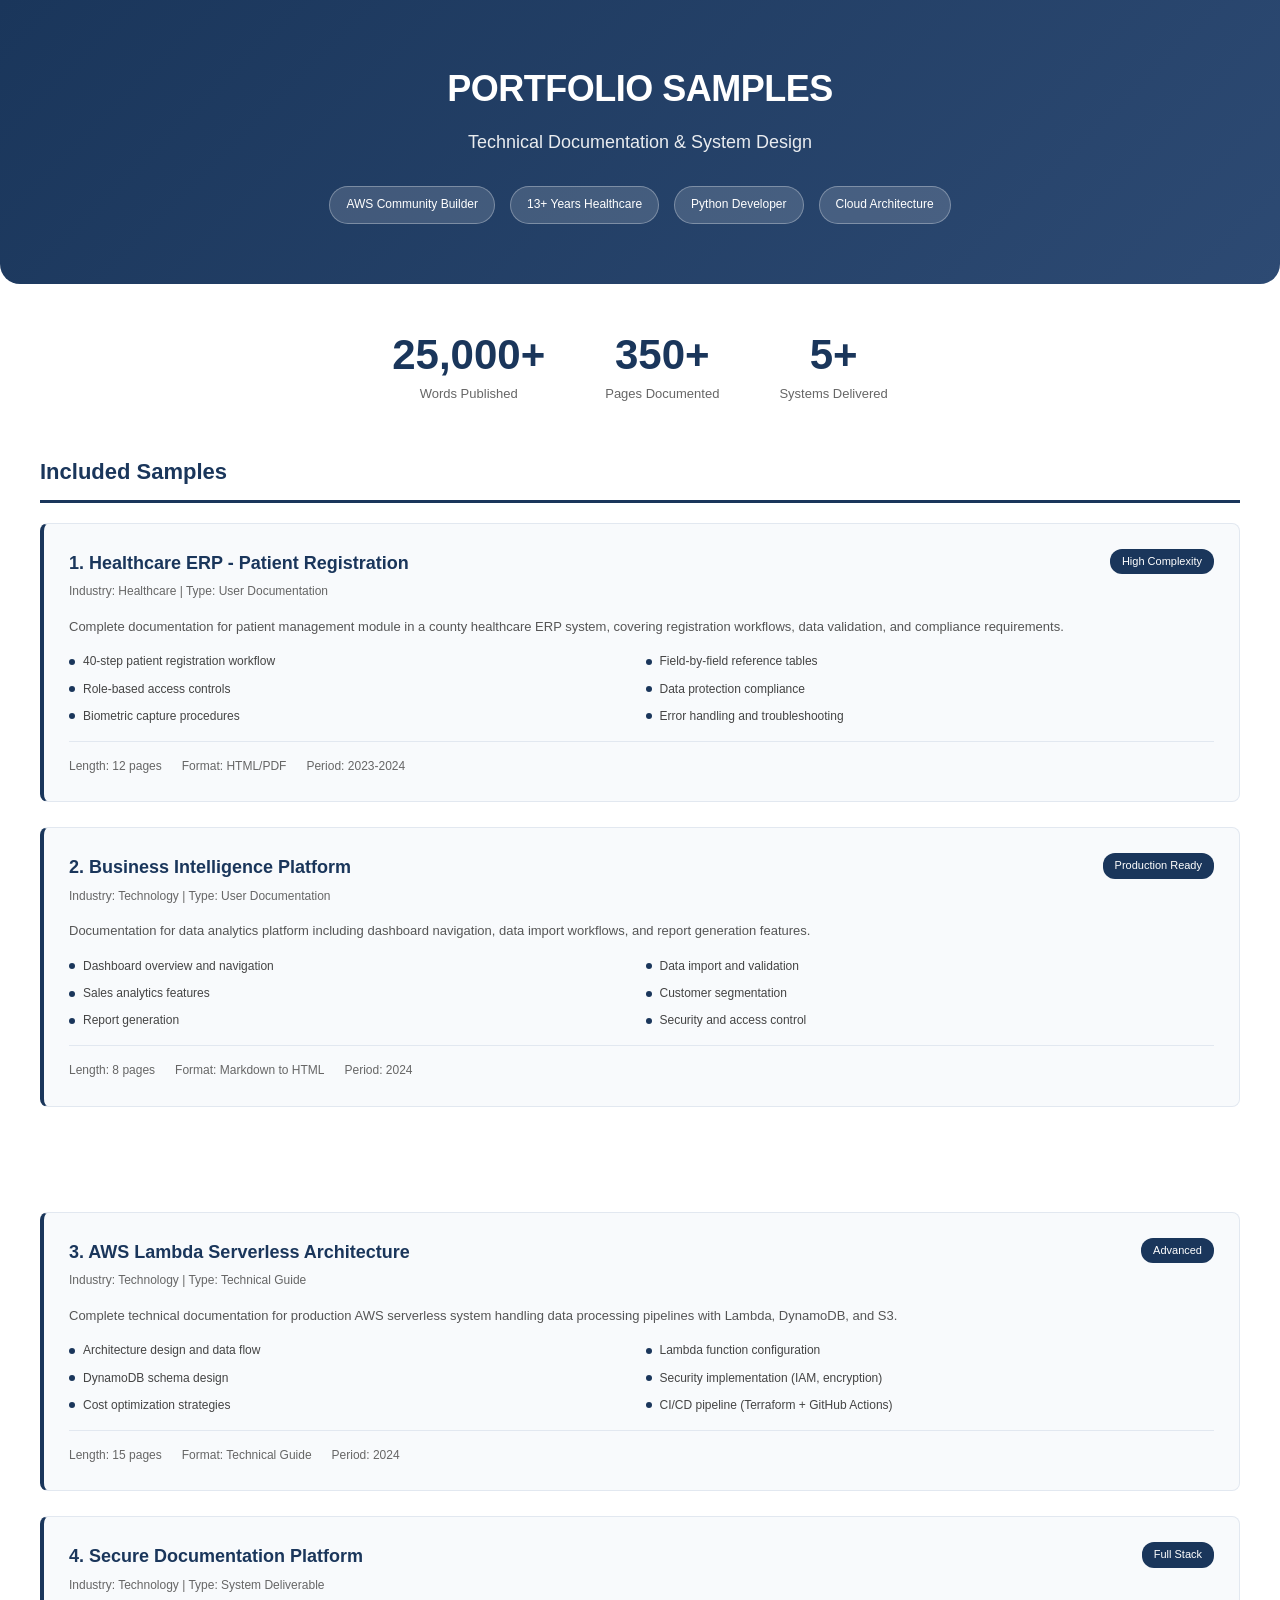
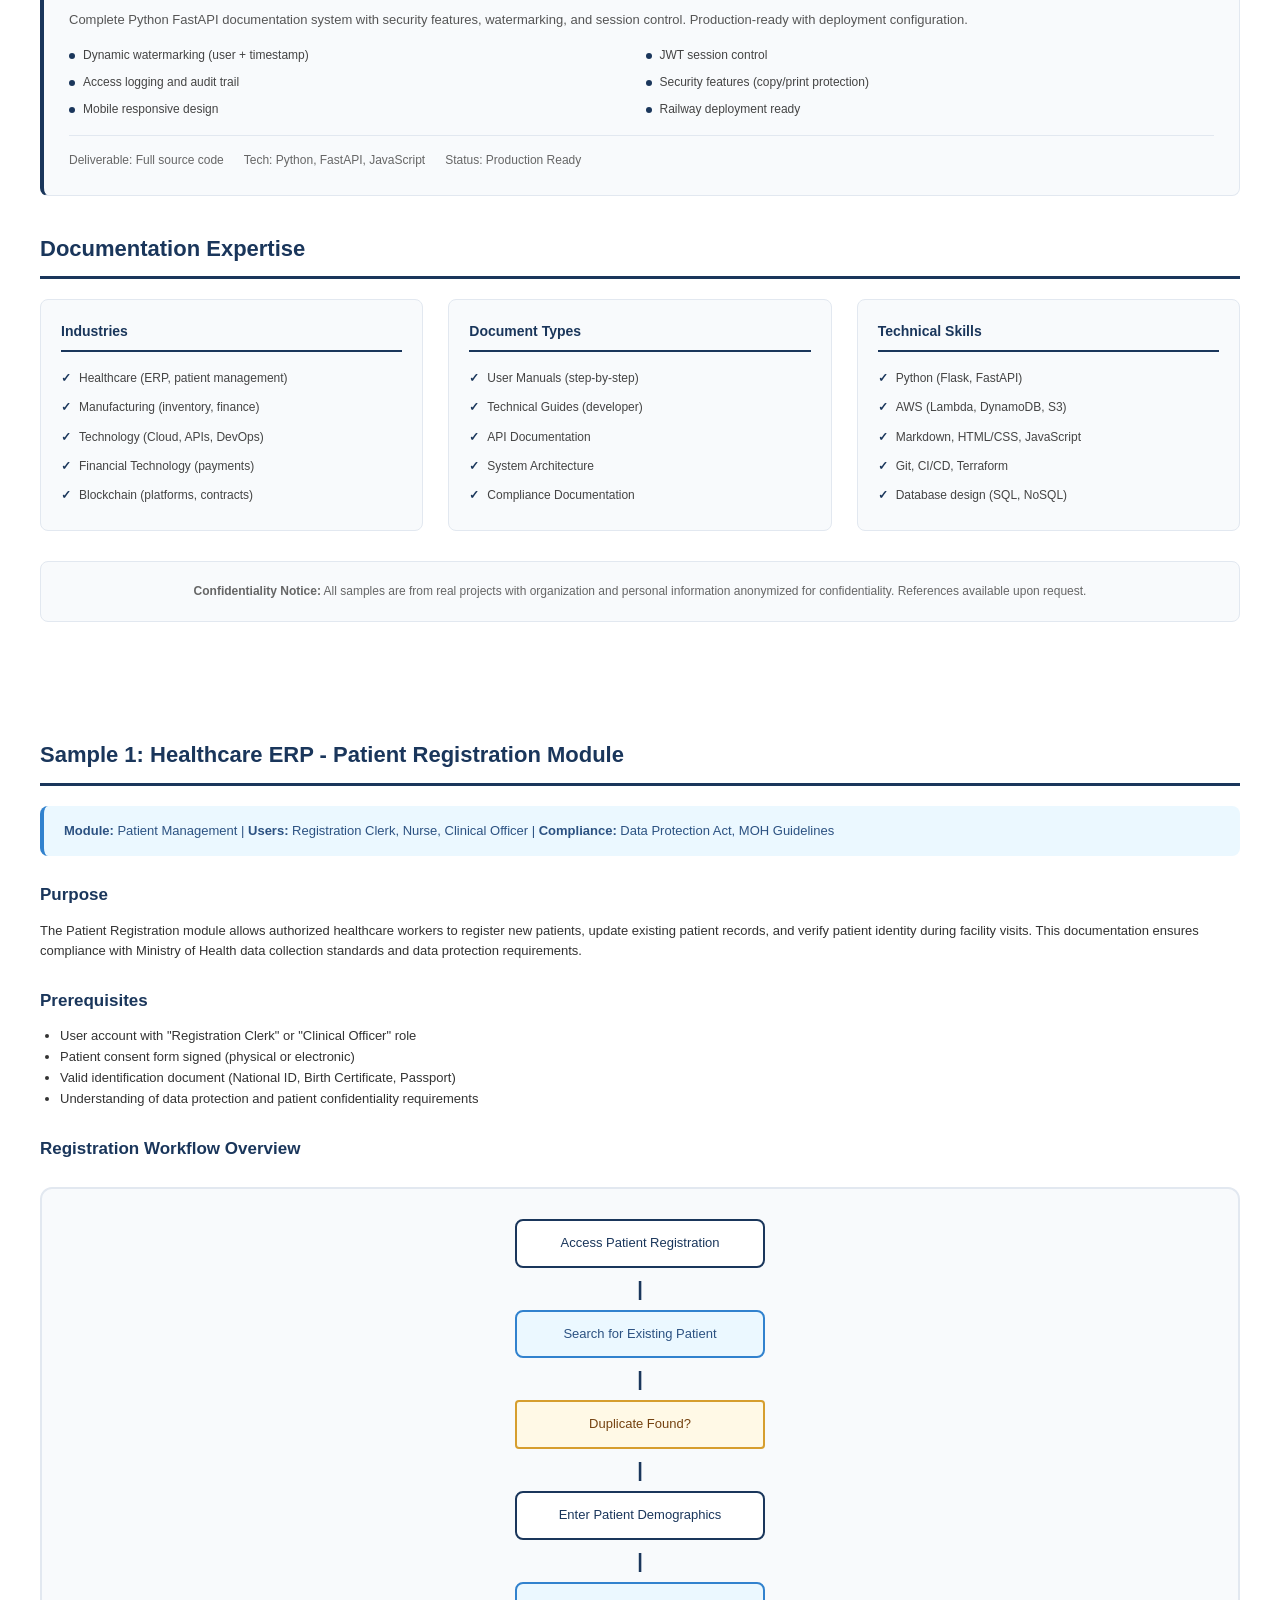
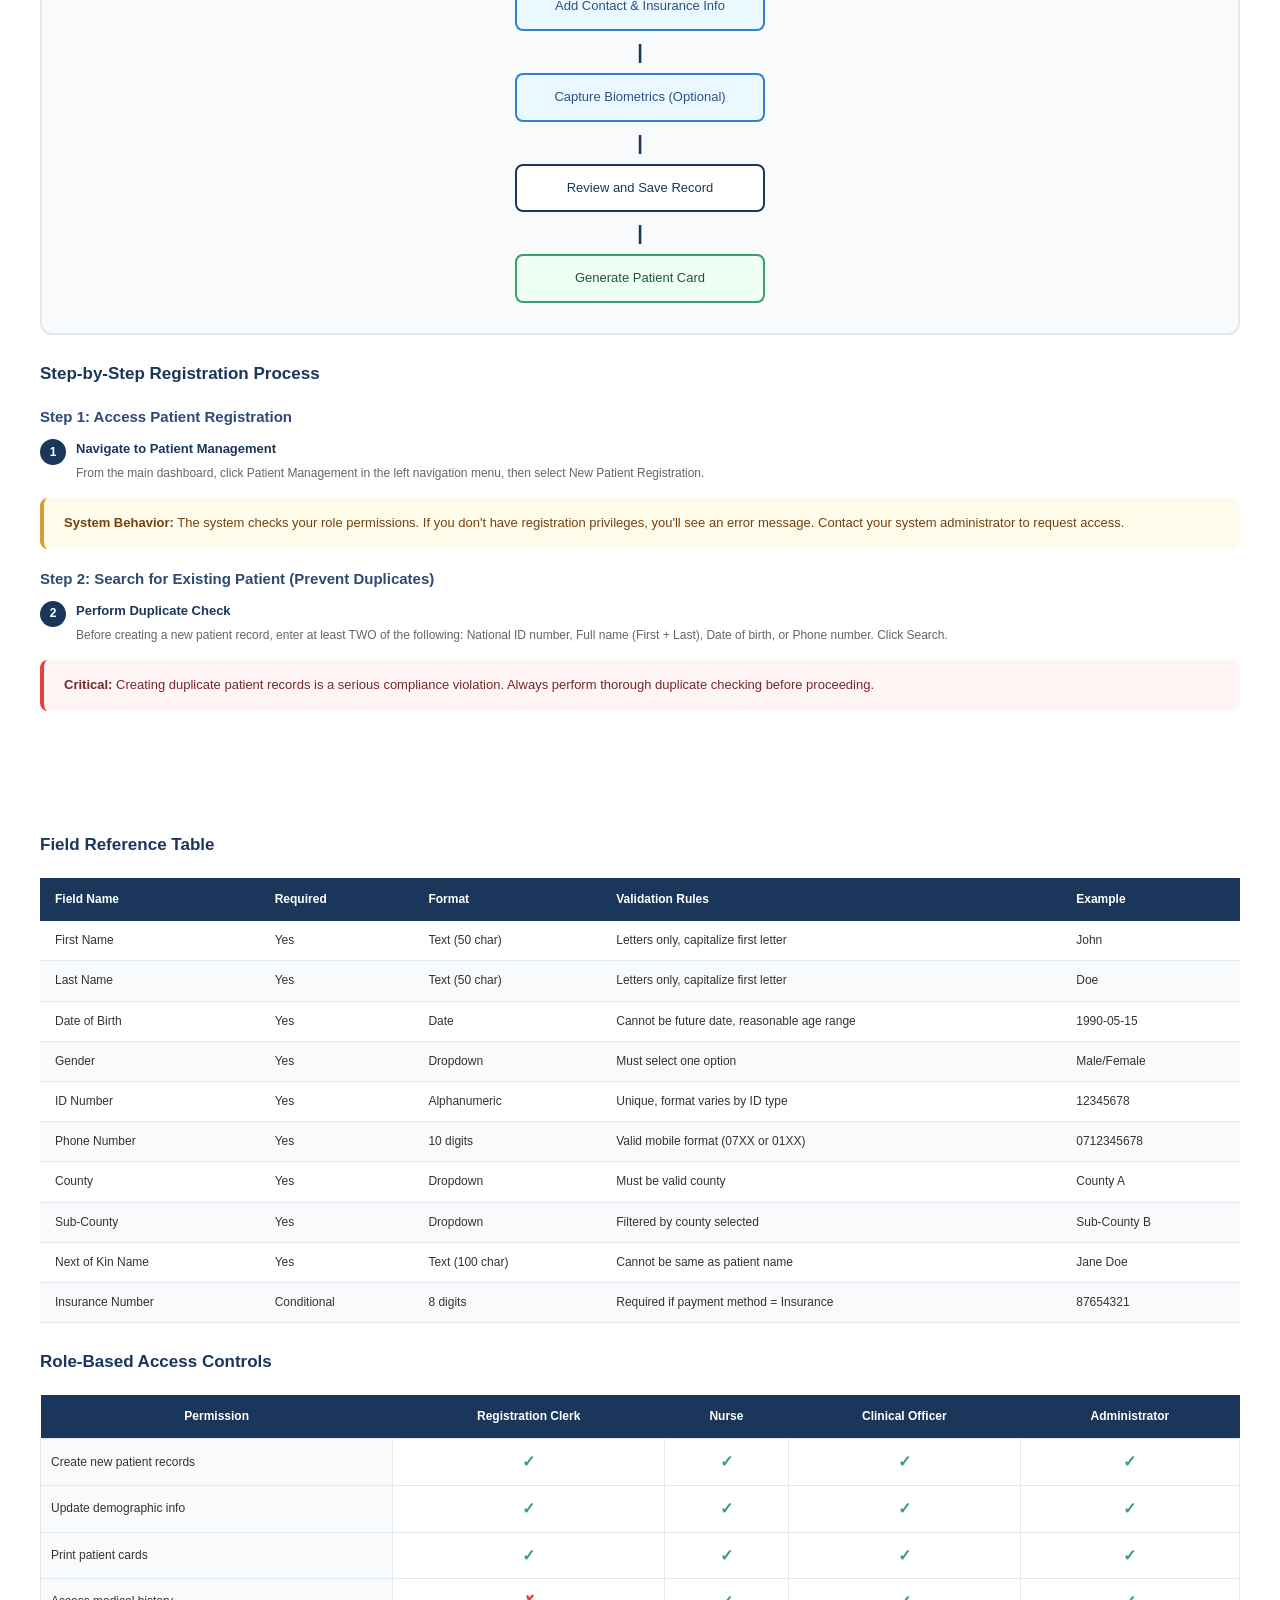
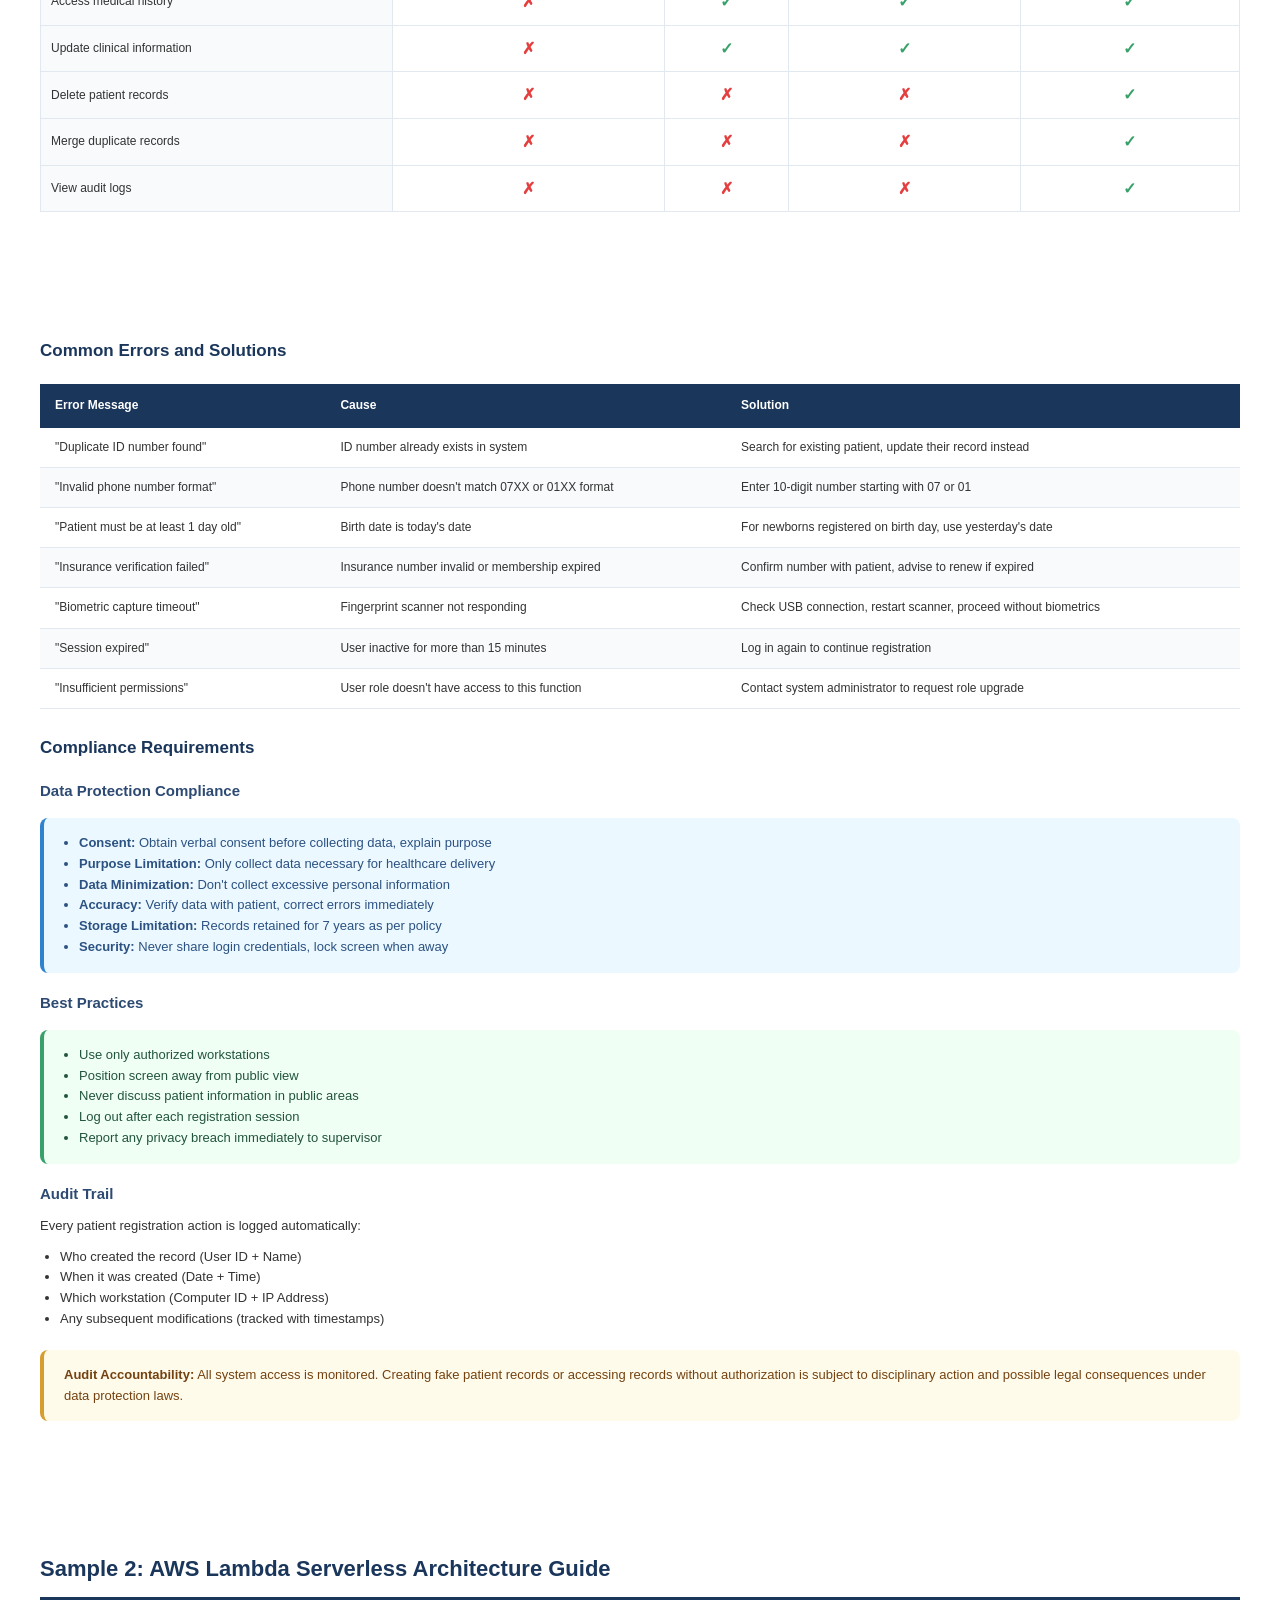
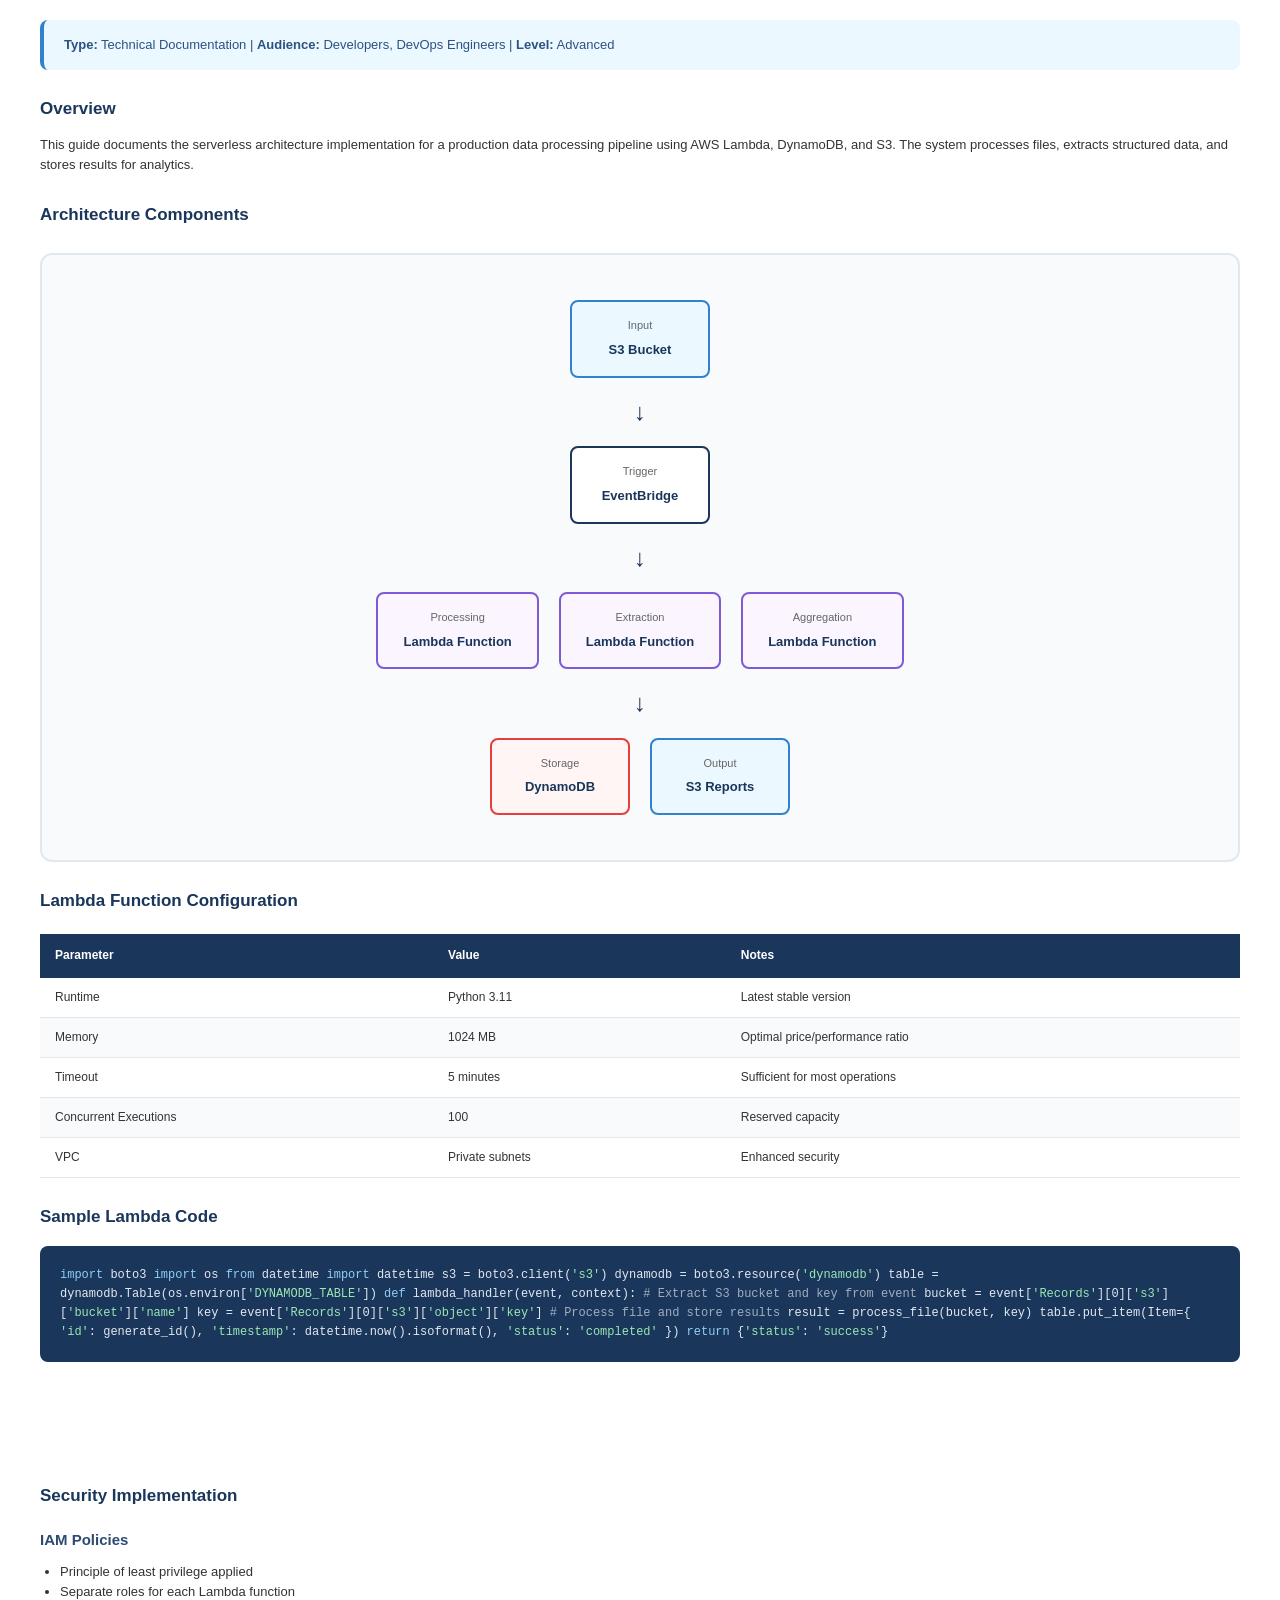
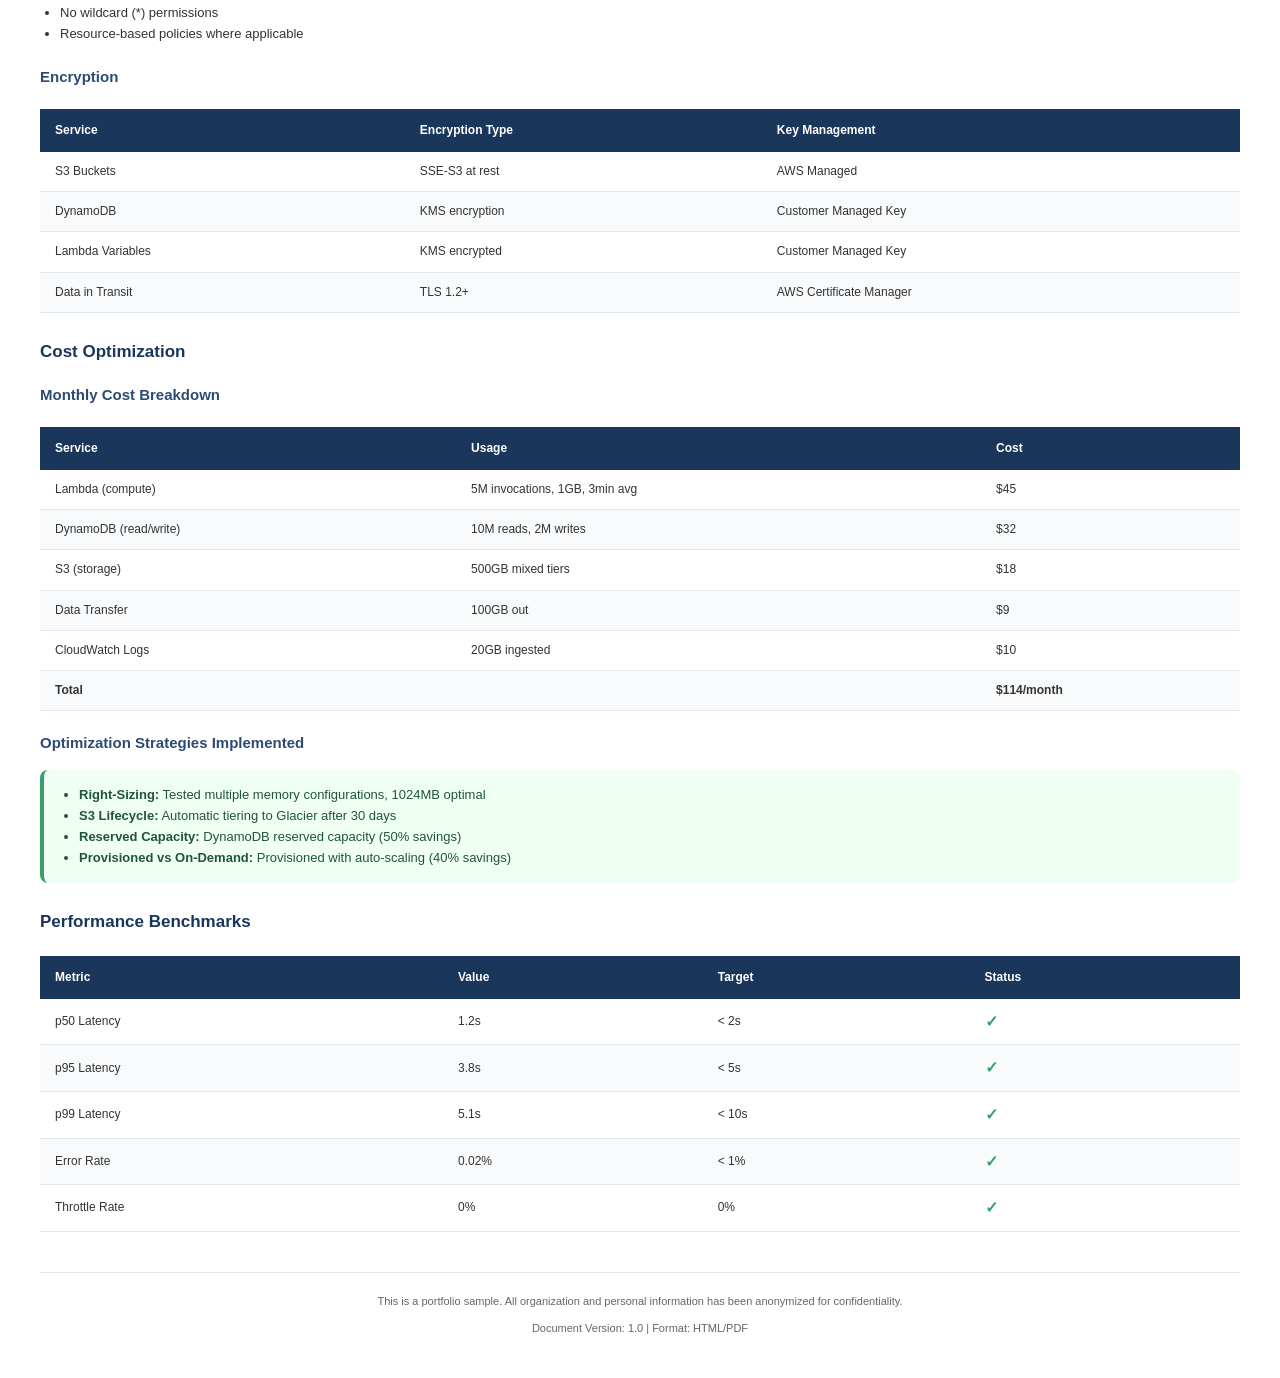
<file: static/portfolio-samples.html>
<!DOCTYPE html>
<html lang="en">
<head>
    <meta charset="UTF-8">
    <meta name="viewport" content="width=device-width, initial-scale=1.0">
    <title>Technical Documentation Portfolio</title>
    <style>
        @page {
            size: A4;
            margin: 15mm;
        }

        * {
            margin: 0;
            padding: 0;
            box-sizing: border-box;
        }

        body {
            font-family: 'Segoe UI', Tahoma, Geneva, Verdana, sans-serif;
            font-size: 13px;
            line-height: 1.6;
            color: #333;
            background: white;
        }

        .page {
            min-height: 100vh;
            padding: 40px;
            page-break-after: always;
        }

        .page:last-child {
            page-break-after: avoid;
        }

        /* Header Styles */
        .cover-header {
            background: linear-gradient(135deg, #1a365b 0%, #2d4a73 100%);
            color: white;
            padding: 60px 40px;
            text-align: center;
            border-radius: 0 0 20px 20px;
            margin: -40px -40px 40px -40px;
        }

        .cover-title {
            font-size: 36px;
            font-weight: 700;
            margin-bottom: 10px;
            letter-spacing: -0.5px;
        }

        .cover-subtitle {
            font-size: 18px;
            opacity: 0.9;
            font-weight: 400;
        }

        /* Badge Row */
        .badge-row {
            display: flex;
            justify-content: center;
            gap: 15px;
            margin-top: 30px;
            flex-wrap: wrap;
        }

        .badge {
            background: rgba(255, 255, 255, 0.15);
            padding: 8px 16px;
            border-radius: 20px;
            font-size: 12px;
            font-weight: 500;
            border: 1px solid rgba(255, 255, 255, 0.3);
        }

        /* Stats Section */
        .stats-section {
            display: flex;
            justify-content: center;
            gap: 60px;
            margin: 50px 0;
            text-align: center;
        }

        .stat-item {
            display: flex;
            flex-direction: column;
        }

        .stat-value {
            font-size: 42px;
            font-weight: 700;
            color: #1a365b;
            line-height: 1;
        }

        .stat-label {
            font-size: 13px;
            color: #666;
            margin-top: 8px;
        }

        /* Section Headers */
        h2 {
            font-size: 22px;
            color: #1a365b;
            margin: 35px 0 20px 0;
            padding-bottom: 10px;
            border-bottom: 3px solid #1a365b;
        }

        h3 {
            font-size: 17px;
            color: #1a365b;
            margin: 25px 0 12px 0;
        }

        h4 {
            font-size: 15px;
            color: #2d4a73;
            margin: 18px 0 10px 0;
        }

        /* Project Cards */
        .project-card {
            background: #f8fafc;
            border: 1px solid #e2e8f0;
            border-left: 4px solid #1a365b;
            border-radius: 8px;
            padding: 25px;
            margin-bottom: 25px;
        }

        .project-header {
            display: flex;
            justify-content: space-between;
            align-items: flex-start;
            margin-bottom: 15px;
        }

        .project-title {
            font-size: 18px;
            font-weight: 600;
            color: #1a365b;
            margin-bottom: 5px;
        }

        .project-meta {
            font-size: 12px;
            color: #666;
        }

        .project-badge {
            background: #1a365b;
            color: white;
            padding: 4px 12px;
            border-radius: 12px;
            font-size: 11px;
            font-weight: 500;
        }

        .project-scope {
            color: #555;
            margin-bottom: 15px;
            font-size: 13px;
        }

        .features-grid {
            display: grid;
            grid-template-columns: 1fr 1fr;
            gap: 8px;
            margin-top: 15px;
        }

        .feature-item {
            display: flex;
            align-items: center;
            gap: 8px;
            font-size: 12px;
            color: #444;
        }

        .feature-item::before {
            content: "";
            width: 6px;
            height: 6px;
            background: #1a365b;
            border-radius: 50%;
            flex-shrink: 0;
        }

        .project-footer {
            display: flex;
            gap: 20px;
            margin-top: 15px;
            padding-top: 15px;
            border-top: 1px solid #e2e8f0;
            font-size: 12px;
            color: #666;
        }

        /* Expertise Grid */
        .expertise-grid {
            display: grid;
            grid-template-columns: repeat(3, 1fr);
            gap: 25px;
            margin-top: 20px;
        }

        .expertise-box {
            background: #f8fafc;
            border: 1px solid #e2e8f0;
            border-radius: 8px;
            padding: 20px;
        }

        .expertise-title {
            font-size: 14px;
            font-weight: 600;
            color: #1a365b;
            margin-bottom: 12px;
            padding-bottom: 8px;
            border-bottom: 2px solid #1a365b;
        }

        .expertise-list {
            list-style: none;
        }

        .expertise-list li {
            font-size: 12px;
            color: #444;
            padding: 5px 0;
            display: flex;
            align-items: center;
            gap: 8px;
        }

        .expertise-list li::before {
            content: "\2713";
            color: #1a365b;
            font-weight: bold;
        }

        /* Tables */
        .data-table {
            width: 100%;
            border-collapse: collapse;
            margin: 20px 0;
            font-size: 12px;
        }

        .data-table th {
            background: #1a365b;
            color: white;
            padding: 12px 15px;
            text-align: left;
            font-weight: 600;
        }

        .data-table td {
            padding: 10px 15px;
            border-bottom: 1px solid #e2e8f0;
        }

        .data-table tr:nth-child(even) {
            background: #f8fafc;
        }

        .data-table tr:hover {
            background: #f1f5f9;
        }

        /* Flowchart */
        .flowchart {
            background: #f8fafc;
            border: 2px solid #e2e8f0;
            border-radius: 12px;
            padding: 30px;
            margin: 25px 0;
        }

        .flow-container {
            display: flex;
            flex-direction: column;
            align-items: center;
            gap: 5px;
        }

        .flow-step {
            background: white;
            border: 2px solid #1a365b;
            border-radius: 8px;
            padding: 12px 25px;
            text-align: center;
            min-width: 250px;
            font-size: 13px;
            font-weight: 500;
            color: #1a365b;
        }

        .flow-step.decision {
            background: #fff9e6;
            border-color: #d69e2e;
            color: #744210;
            transform: rotate(0deg);
            border-radius: 4px;
        }

        .flow-step.action {
            background: #ebf8ff;
            border-color: #3182ce;
            color: #2c5282;
        }

        .flow-step.end {
            background: #f0fff4;
            border-color: #38a169;
            color: #22543d;
        }

        .flow-arrow {
            color: #1a365b;
            font-size: 20px;
            font-weight: bold;
        }

        /* Permission Matrix */
        .permission-matrix {
            width: 100%;
            border-collapse: collapse;
            margin: 20px 0;
        }

        .permission-matrix th {
            background: #1a365b;
            color: white;
            padding: 12px;
            text-align: center;
            font-size: 12px;
        }

        .permission-matrix td {
            padding: 10px;
            text-align: center;
            border: 1px solid #e2e8f0;
            font-size: 12px;
        }

        .permission-matrix td:first-child {
            text-align: left;
            font-weight: 500;
            background: #f8fafc;
        }

        .check {
            color: #38a169;
            font-size: 16px;
            font-weight: bold;
        }

        .cross {
            color: #e53e3e;
            font-size: 16px;
            font-weight: bold;
        }

        /* Alert Boxes */
        .alert {
            padding: 15px 20px;
            border-radius: 8px;
            margin: 15px 0;
            border-left: 4px solid;
            font-size: 13px;
        }

        .alert-warning {
            background: #fffbeb;
            border-color: #d69e2e;
            color: #744210;
        }

        .alert-info {
            background: #ebf8ff;
            border-color: #3182ce;
            color: #2c5282;
        }

        .alert-error {
            background: #fff5f5;
            border-color: #e53e3e;
            color: #742a2a;
        }

        .alert-success {
            background: #f0fff4;
            border-color: #38a169;
            color: #22543d;
        }

        /* Step Numbers */
        .step-badge {
            display: inline-flex;
            align-items: center;
            justify-content: center;
            width: 26px;
            height: 26px;
            background: #1a365b;
            color: white;
            border-radius: 50%;
            font-size: 12px;
            font-weight: 600;
            margin-right: 10px;
            flex-shrink: 0;
        }

        .step-item {
            display: flex;
            align-items: flex-start;
            margin-bottom: 12px;
        }

        .step-content {
            flex: 1;
        }

        .step-title {
            font-weight: 600;
            color: #1a365b;
            margin-bottom: 4px;
        }

        .step-desc {
            font-size: 12px;
            color: #666;
        }

        /* Code Block */
        .code-block {
            background: #1a365b;
            color: #e2e8f0;
            padding: 20px;
            border-radius: 8px;
            font-family: 'Consolas', 'Monaco', monospace;
            font-size: 12px;
            overflow-x: auto;
            margin: 15px 0;
        }

        .code-block .keyword {
            color: #90cdf4;
        }

        .code-block .string {
            color: #9ae6b4;
        }

        .code-block .comment {
            color: #a0aec0;
        }

        /* Footer */
        .page-footer {
            margin-top: 40px;
            padding-top: 20px;
            border-top: 1px solid #e2e8f0;
            text-align: center;
            font-size: 11px;
            color: #666;
        }

        .confidential-note {
            background: #f8fafc;
            border: 1px solid #e2e8f0;
            border-radius: 8px;
            padding: 20px;
            margin-top: 30px;
            text-align: center;
            font-size: 12px;
            color: #666;
        }

        /* Architecture Diagram */
        .architecture-diagram {
            background: #f8fafc;
            border: 2px solid #e2e8f0;
            border-radius: 12px;
            padding: 30px;
            margin: 25px 0;
        }

        .arch-row {
            display: flex;
            justify-content: center;
            gap: 20px;
            margin: 15px 0;
            flex-wrap: wrap;
        }

        .arch-box {
            background: white;
            border: 2px solid #1a365b;
            border-radius: 8px;
            padding: 15px 25px;
            text-align: center;
            min-width: 140px;
        }

        .arch-box.storage {
            background: #ebf8ff;
            border-color: #3182ce;
        }

        .arch-box.compute {
            background: #faf5ff;
            border-color: #805ad5;
        }

        .arch-box.database {
            background: #fff5f5;
            border-color: #e53e3e;
        }

        .arch-label {
            font-size: 11px;
            color: #666;
            margin-bottom: 5px;
        }

        .arch-name {
            font-weight: 600;
            color: #1a365b;
            font-size: 13px;
        }

        .arch-arrow {
            text-align: center;
            color: #1a365b;
            font-size: 24px;
        }

        /* Print Styles */
        @media print {
            .page {
                padding: 20px;
            }

            .cover-header {
                margin: -20px -20px 30px -20px;
                padding: 40px 30px;
            }
        }
    </style>
</head>
<body>
    <!-- PAGE 1: Cover -->
    <div class="page">
        <div class="cover-header">
            <h1 class="cover-title">PORTFOLIO SAMPLES</h1>
            <p class="cover-subtitle">Technical Documentation & System Design</p>
            <div class="badge-row">
                <span class="badge">AWS Community Builder</span>
                <span class="badge">13+ Years Healthcare</span>
                <span class="badge">Python Developer</span>
                <span class="badge">Cloud Architecture</span>
            </div>
        </div>

        <div class="stats-section">
            <div class="stat-item">
                <span class="stat-value">25,000+</span>
                <span class="stat-label">Words Published</span>
            </div>
            <div class="stat-item">
                <span class="stat-value">350+</span>
                <span class="stat-label">Pages Documented</span>
            </div>
            <div class="stat-item">
                <span class="stat-value">5+</span>
                <span class="stat-label">Systems Delivered</span>
            </div>
        </div>

        <h2>Included Samples</h2>

        <!-- Project 1 -->
        <div class="project-card">
            <div class="project-header">
                <div>
                    <div class="project-title">1. Healthcare ERP - Patient Registration</div>
                    <div class="project-meta">Industry: Healthcare | Type: User Documentation</div>
                </div>
                <span class="project-badge">High Complexity</span>
            </div>
            <p class="project-scope">Complete documentation for patient management module in a county healthcare ERP system, covering registration workflows, data validation, and compliance requirements.</p>
            <div class="features-grid">
                <div class="feature-item">40-step patient registration workflow</div>
                <div class="feature-item">Field-by-field reference tables</div>
                <div class="feature-item">Role-based access controls</div>
                <div class="feature-item">Data protection compliance</div>
                <div class="feature-item">Biometric capture procedures</div>
                <div class="feature-item">Error handling and troubleshooting</div>
            </div>
            <div class="project-footer">
                <span>Length: 12 pages</span>
                <span>Format: HTML/PDF</span>
                <span>Period: 2023-2024</span>
            </div>
        </div>

        <!-- Project 2 -->
        <div class="project-card">
            <div class="project-header">
                <div>
                    <div class="project-title">2. Business Intelligence Platform</div>
                    <div class="project-meta">Industry: Technology | Type: User Documentation</div>
                </div>
                <span class="project-badge">Production Ready</span>
            </div>
            <p class="project-scope">Documentation for data analytics platform including dashboard navigation, data import workflows, and report generation features.</p>
            <div class="features-grid">
                <div class="feature-item">Dashboard overview and navigation</div>
                <div class="feature-item">Data import and validation</div>
                <div class="feature-item">Sales analytics features</div>
                <div class="feature-item">Customer segmentation</div>
                <div class="feature-item">Report generation</div>
                <div class="feature-item">Security and access control</div>
            </div>
            <div class="project-footer">
                <span>Length: 8 pages</span>
                <span>Format: Markdown to HTML</span>
                <span>Period: 2024</span>
            </div>
        </div>
    </div>

    <!-- PAGE 2: More Projects + Expertise -->
    <div class="page">
        <!-- Project 3 -->
        <div class="project-card">
            <div class="project-header">
                <div>
                    <div class="project-title">3. AWS Lambda Serverless Architecture</div>
                    <div class="project-meta">Industry: Technology | Type: Technical Guide</div>
                </div>
                <span class="project-badge">Advanced</span>
            </div>
            <p class="project-scope">Complete technical documentation for production AWS serverless system handling data processing pipelines with Lambda, DynamoDB, and S3.</p>
            <div class="features-grid">
                <div class="feature-item">Architecture design and data flow</div>
                <div class="feature-item">Lambda function configuration</div>
                <div class="feature-item">DynamoDB schema design</div>
                <div class="feature-item">Security implementation (IAM, encryption)</div>
                <div class="feature-item">Cost optimization strategies</div>
                <div class="feature-item">CI/CD pipeline (Terraform + GitHub Actions)</div>
            </div>
            <div class="project-footer">
                <span>Length: 15 pages</span>
                <span>Format: Technical Guide</span>
                <span>Period: 2024</span>
            </div>
        </div>

        <!-- Project 4 -->
        <div class="project-card">
            <div class="project-header">
                <div>
                    <div class="project-title">4. Secure Documentation Platform</div>
                    <div class="project-meta">Industry: Technology | Type: System Deliverable</div>
                </div>
                <span class="project-badge">Full Stack</span>
            </div>
            <p class="project-scope">Complete Python FastAPI documentation system with security features, watermarking, and session control. Production-ready with deployment configuration.</p>
            <div class="features-grid">
                <div class="feature-item">Dynamic watermarking (user + timestamp)</div>
                <div class="feature-item">JWT session control</div>
                <div class="feature-item">Access logging and audit trail</div>
                <div class="feature-item">Security features (copy/print protection)</div>
                <div class="feature-item">Mobile responsive design</div>
                <div class="feature-item">Railway deployment ready</div>
            </div>
            <div class="project-footer">
                <span>Deliverable: Full source code</span>
                <span>Tech: Python, FastAPI, JavaScript</span>
                <span>Status: Production Ready</span>
            </div>
        </div>

        <h2>Documentation Expertise</h2>

        <div class="expertise-grid">
            <div class="expertise-box">
                <div class="expertise-title">Industries</div>
                <ul class="expertise-list">
                    <li>Healthcare (ERP, patient management)</li>
                    <li>Manufacturing (inventory, finance)</li>
                    <li>Technology (Cloud, APIs, DevOps)</li>
                    <li>Financial Technology (payments)</li>
                    <li>Blockchain (platforms, contracts)</li>
                </ul>
            </div>
            <div class="expertise-box">
                <div class="expertise-title">Document Types</div>
                <ul class="expertise-list">
                    <li>User Manuals (step-by-step)</li>
                    <li>Technical Guides (developer)</li>
                    <li>API Documentation</li>
                    <li>System Architecture</li>
                    <li>Compliance Documentation</li>
                </ul>
            </div>
            <div class="expertise-box">
                <div class="expertise-title">Technical Skills</div>
                <ul class="expertise-list">
                    <li>Python (Flask, FastAPI)</li>
                    <li>AWS (Lambda, DynamoDB, S3)</li>
                    <li>Markdown, HTML/CSS, JavaScript</li>
                    <li>Git, CI/CD, Terraform</li>
                    <li>Database design (SQL, NoSQL)</li>
                </ul>
            </div>
        </div>

        <div class="confidential-note">
            <strong>Confidentiality Notice:</strong> All samples are from real projects with organization and personal information anonymized for confidentiality. References available upon request.
        </div>
    </div>

    <!-- PAGE 3: Healthcare ERP Sample -->
    <div class="page">
        <h2>Sample 1: Healthcare ERP - Patient Registration Module</h2>

        <div class="alert alert-info">
            <strong>Module:</strong> Patient Management | <strong>Users:</strong> Registration Clerk, Nurse, Clinical Officer | <strong>Compliance:</strong> Data Protection Act, MOH Guidelines
        </div>

        <h3>Purpose</h3>
        <p>The Patient Registration module allows authorized healthcare workers to register new patients, update existing patient records, and verify patient identity during facility visits. This documentation ensures compliance with Ministry of Health data collection standards and data protection requirements.</p>

        <h3>Prerequisites</h3>
        <ul style="margin-left: 20px; margin-bottom: 20px;">
            <li>User account with "Registration Clerk" or "Clinical Officer" role</li>
            <li>Patient consent form signed (physical or electronic)</li>
            <li>Valid identification document (National ID, Birth Certificate, Passport)</li>
            <li>Understanding of data protection and patient confidentiality requirements</li>
        </ul>

        <h3>Registration Workflow Overview</h3>

        <div class="flowchart">
            <div class="flow-container">
                <div class="flow-step">Access Patient Registration</div>
                <div class="flow-arrow">|</div>
                <div class="flow-step action">Search for Existing Patient</div>
                <div class="flow-arrow">|</div>
                <div class="flow-step decision">Duplicate Found?</div>
                <div class="flow-arrow">|</div>
                <div class="flow-step">Enter Patient Demographics</div>
                <div class="flow-arrow">|</div>
                <div class="flow-step action">Add Contact & Insurance Info</div>
                <div class="flow-arrow">|</div>
                <div class="flow-step action">Capture Biometrics (Optional)</div>
                <div class="flow-arrow">|</div>
                <div class="flow-step">Review and Save Record</div>
                <div class="flow-arrow">|</div>
                <div class="flow-step end">Generate Patient Card</div>
            </div>
        </div>

        <h3>Step-by-Step Registration Process</h3>

        <h4>Step 1: Access Patient Registration</h4>
        <div class="step-item">
            <span class="step-badge">1</span>
            <div class="step-content">
                <div class="step-title">Navigate to Patient Management</div>
                <div class="step-desc">From the main dashboard, click Patient Management in the left navigation menu, then select New Patient Registration.</div>
            </div>
        </div>

        <div class="alert alert-warning">
            <strong>System Behavior:</strong> The system checks your role permissions. If you don't have registration privileges, you'll see an error message. Contact your system administrator to request access.
        </div>

        <h4>Step 2: Search for Existing Patient (Prevent Duplicates)</h4>
        <div class="step-item">
            <span class="step-badge">2</span>
            <div class="step-content">
                <div class="step-title">Perform Duplicate Check</div>
                <div class="step-desc">Before creating a new patient record, enter at least TWO of the following: National ID number, Full name (First + Last), Date of birth, or Phone number. Click Search.</div>
            </div>
        </div>

        <div class="alert alert-error">
            <strong>Critical:</strong> Creating duplicate patient records is a serious compliance violation. Always perform thorough duplicate checking before proceeding.
        </div>
    </div>

    <!-- PAGE 4: Field Reference Table -->
    <div class="page">
        <h3>Field Reference Table</h3>

        <table class="data-table">
            <thead>
                <tr>
                    <th>Field Name</th>
                    <th>Required</th>
                    <th>Format</th>
                    <th>Validation Rules</th>
                    <th>Example</th>
                </tr>
            </thead>
            <tbody>
                <tr>
                    <td>First Name</td>
                    <td>Yes</td>
                    <td>Text (50 char)</td>
                    <td>Letters only, capitalize first letter</td>
                    <td>John</td>
                </tr>
                <tr>
                    <td>Last Name</td>
                    <td>Yes</td>
                    <td>Text (50 char)</td>
                    <td>Letters only, capitalize first letter</td>
                    <td>Doe</td>
                </tr>
                <tr>
                    <td>Date of Birth</td>
                    <td>Yes</td>
                    <td>Date</td>
                    <td>Cannot be future date, reasonable age range</td>
                    <td>1990-05-15</td>
                </tr>
                <tr>
                    <td>Gender</td>
                    <td>Yes</td>
                    <td>Dropdown</td>
                    <td>Must select one option</td>
                    <td>Male/Female</td>
                </tr>
                <tr>
                    <td>ID Number</td>
                    <td>Yes</td>
                    <td>Alphanumeric</td>
                    <td>Unique, format varies by ID type</td>
                    <td>12345678</td>
                </tr>
                <tr>
                    <td>Phone Number</td>
                    <td>Yes</td>
                    <td>10 digits</td>
                    <td>Valid mobile format (07XX or 01XX)</td>
                    <td>0712345678</td>
                </tr>
                <tr>
                    <td>County</td>
                    <td>Yes</td>
                    <td>Dropdown</td>
                    <td>Must be valid county</td>
                    <td>County A</td>
                </tr>
                <tr>
                    <td>Sub-County</td>
                    <td>Yes</td>
                    <td>Dropdown</td>
                    <td>Filtered by county selected</td>
                    <td>Sub-County B</td>
                </tr>
                <tr>
                    <td>Next of Kin Name</td>
                    <td>Yes</td>
                    <td>Text (100 char)</td>
                    <td>Cannot be same as patient name</td>
                    <td>Jane Doe</td>
                </tr>
                <tr>
                    <td>Insurance Number</td>
                    <td>Conditional</td>
                    <td>8 digits</td>
                    <td>Required if payment method = Insurance</td>
                    <td>87654321</td>
                </tr>
            </tbody>
        </table>

        <h3>Role-Based Access Controls</h3>

        <table class="permission-matrix">
            <thead>
                <tr>
                    <th>Permission</th>
                    <th>Registration Clerk</th>
                    <th>Nurse</th>
                    <th>Clinical Officer</th>
                    <th>Administrator</th>
                </tr>
            </thead>
            <tbody>
                <tr>
                    <td>Create new patient records</td>
                    <td><span class="check">&#10003;</span></td>
                    <td><span class="check">&#10003;</span></td>
                    <td><span class="check">&#10003;</span></td>
                    <td><span class="check">&#10003;</span></td>
                </tr>
                <tr>
                    <td>Update demographic info</td>
                    <td><span class="check">&#10003;</span></td>
                    <td><span class="check">&#10003;</span></td>
                    <td><span class="check">&#10003;</span></td>
                    <td><span class="check">&#10003;</span></td>
                </tr>
                <tr>
                    <td>Print patient cards</td>
                    <td><span class="check">&#10003;</span></td>
                    <td><span class="check">&#10003;</span></td>
                    <td><span class="check">&#10003;</span></td>
                    <td><span class="check">&#10003;</span></td>
                </tr>
                <tr>
                    <td>Access medical history</td>
                    <td><span class="cross">&#10007;</span></td>
                    <td><span class="check">&#10003;</span></td>
                    <td><span class="check">&#10003;</span></td>
                    <td><span class="check">&#10003;</span></td>
                </tr>
                <tr>
                    <td>Update clinical information</td>
                    <td><span class="cross">&#10007;</span></td>
                    <td><span class="check">&#10003;</span></td>
                    <td><span class="check">&#10003;</span></td>
                    <td><span class="check">&#10003;</span></td>
                </tr>
                <tr>
                    <td>Delete patient records</td>
                    <td><span class="cross">&#10007;</span></td>
                    <td><span class="cross">&#10007;</span></td>
                    <td><span class="cross">&#10007;</span></td>
                    <td><span class="check">&#10003;</span></td>
                </tr>
                <tr>
                    <td>Merge duplicate records</td>
                    <td><span class="cross">&#10007;</span></td>
                    <td><span class="cross">&#10007;</span></td>
                    <td><span class="cross">&#10007;</span></td>
                    <td><span class="check">&#10003;</span></td>
                </tr>
                <tr>
                    <td>View audit logs</td>
                    <td><span class="cross">&#10007;</span></td>
                    <td><span class="cross">&#10007;</span></td>
                    <td><span class="cross">&#10007;</span></td>
                    <td><span class="check">&#10003;</span></td>
                </tr>
            </tbody>
        </table>
    </div>

    <!-- PAGE 5: Error Handling + Compliance -->
    <div class="page">
        <h3>Common Errors and Solutions</h3>

        <table class="data-table">
            <thead>
                <tr>
                    <th>Error Message</th>
                    <th>Cause</th>
                    <th>Solution</th>
                </tr>
            </thead>
            <tbody>
                <tr>
                    <td>"Duplicate ID number found"</td>
                    <td>ID number already exists in system</td>
                    <td>Search for existing patient, update their record instead</td>
                </tr>
                <tr>
                    <td>"Invalid phone number format"</td>
                    <td>Phone number doesn't match 07XX or 01XX format</td>
                    <td>Enter 10-digit number starting with 07 or 01</td>
                </tr>
                <tr>
                    <td>"Patient must be at least 1 day old"</td>
                    <td>Birth date is today's date</td>
                    <td>For newborns registered on birth day, use yesterday's date</td>
                </tr>
                <tr>
                    <td>"Insurance verification failed"</td>
                    <td>Insurance number invalid or membership expired</td>
                    <td>Confirm number with patient, advise to renew if expired</td>
                </tr>
                <tr>
                    <td>"Biometric capture timeout"</td>
                    <td>Fingerprint scanner not responding</td>
                    <td>Check USB connection, restart scanner, proceed without biometrics</td>
                </tr>
                <tr>
                    <td>"Session expired"</td>
                    <td>User inactive for more than 15 minutes</td>
                    <td>Log in again to continue registration</td>
                </tr>
                <tr>
                    <td>"Insufficient permissions"</td>
                    <td>User role doesn't have access to this function</td>
                    <td>Contact system administrator to request role upgrade</td>
                </tr>
            </tbody>
        </table>

        <h3>Compliance Requirements</h3>

        <h4>Data Protection Compliance</h4>
        <div class="alert alert-info">
            <ul style="margin-left: 15px;">
                <li><strong>Consent:</strong> Obtain verbal consent before collecting data, explain purpose</li>
                <li><strong>Purpose Limitation:</strong> Only collect data necessary for healthcare delivery</li>
                <li><strong>Data Minimization:</strong> Don't collect excessive personal information</li>
                <li><strong>Accuracy:</strong> Verify data with patient, correct errors immediately</li>
                <li><strong>Storage Limitation:</strong> Records retained for 7 years as per policy</li>
                <li><strong>Security:</strong> Never share login credentials, lock screen when away</li>
            </ul>
        </div>

        <h4>Best Practices</h4>
        <div class="alert alert-success">
            <ul style="margin-left: 15px;">
                <li>Use only authorized workstations</li>
                <li>Position screen away from public view</li>
                <li>Never discuss patient information in public areas</li>
                <li>Log out after each registration session</li>
                <li>Report any privacy breach immediately to supervisor</li>
            </ul>
        </div>

        <h4>Audit Trail</h4>
        <p>Every patient registration action is logged automatically:</p>
        <ul style="margin-left: 20px; margin-top: 10px;">
            <li>Who created the record (User ID + Name)</li>
            <li>When it was created (Date + Time)</li>
            <li>Which workstation (Computer ID + IP Address)</li>
            <li>Any subsequent modifications (tracked with timestamps)</li>
        </ul>

        <div class="alert alert-warning" style="margin-top: 20px;">
            <strong>Audit Accountability:</strong> All system access is monitored. Creating fake patient records or accessing records without authorization is subject to disciplinary action and possible legal consequences under data protection laws.
        </div>
    </div>

    <!-- PAGE 6: AWS Architecture Sample -->
    <div class="page">
        <h2>Sample 2: AWS Lambda Serverless Architecture Guide</h2>

        <div class="alert alert-info">
            <strong>Type:</strong> Technical Documentation | <strong>Audience:</strong> Developers, DevOps Engineers | <strong>Level:</strong> Advanced
        </div>

        <h3>Overview</h3>
        <p>This guide documents the serverless architecture implementation for a production data processing pipeline using AWS Lambda, DynamoDB, and S3. The system processes files, extracts structured data, and stores results for analytics.</p>

        <h3>Architecture Components</h3>

        <div class="architecture-diagram">
            <div class="arch-row">
                <div class="arch-box storage">
                    <div class="arch-label">Input</div>
                    <div class="arch-name">S3 Bucket</div>
                </div>
            </div>
            <div class="arch-arrow">&#8595;</div>
            <div class="arch-row">
                <div class="arch-box">
                    <div class="arch-label">Trigger</div>
                    <div class="arch-name">EventBridge</div>
                </div>
            </div>
            <div class="arch-arrow">&#8595;</div>
            <div class="arch-row">
                <div class="arch-box compute">
                    <div class="arch-label">Processing</div>
                    <div class="arch-name">Lambda Function</div>
                </div>
                <div class="arch-box compute">
                    <div class="arch-label">Extraction</div>
                    <div class="arch-name">Lambda Function</div>
                </div>
                <div class="arch-box compute">
                    <div class="arch-label">Aggregation</div>
                    <div class="arch-name">Lambda Function</div>
                </div>
            </div>
            <div class="arch-arrow">&#8595;</div>
            <div class="arch-row">
                <div class="arch-box database">
                    <div class="arch-label">Storage</div>
                    <div class="arch-name">DynamoDB</div>
                </div>
                <div class="arch-box storage">
                    <div class="arch-label">Output</div>
                    <div class="arch-name">S3 Reports</div>
                </div>
            </div>
        </div>

        <h3>Lambda Function Configuration</h3>

        <table class="data-table">
            <thead>
                <tr>
                    <th>Parameter</th>
                    <th>Value</th>
                    <th>Notes</th>
                </tr>
            </thead>
            <tbody>
                <tr>
                    <td>Runtime</td>
                    <td>Python 3.11</td>
                    <td>Latest stable version</td>
                </tr>
                <tr>
                    <td>Memory</td>
                    <td>1024 MB</td>
                    <td>Optimal price/performance ratio</td>
                </tr>
                <tr>
                    <td>Timeout</td>
                    <td>5 minutes</td>
                    <td>Sufficient for most operations</td>
                </tr>
                <tr>
                    <td>Concurrent Executions</td>
                    <td>100</td>
                    <td>Reserved capacity</td>
                </tr>
                <tr>
                    <td>VPC</td>
                    <td>Private subnets</td>
                    <td>Enhanced security</td>
                </tr>
            </tbody>
        </table>

        <h3>Sample Lambda Code</h3>

        <div class="code-block">
<span class="keyword">import</span> boto3
<span class="keyword">import</span> os
<span class="keyword">from</span> datetime <span class="keyword">import</span> datetime

s3 = boto3.client(<span class="string">'s3'</span>)
dynamodb = boto3.resource(<span class="string">'dynamodb'</span>)
table = dynamodb.Table(os.environ[<span class="string">'DYNAMODB_TABLE'</span>])

<span class="keyword">def</span> lambda_handler(event, context):
    <span class="comment"># Extract S3 bucket and key from event</span>
    bucket = event[<span class="string">'Records'</span>][0][<span class="string">'s3'</span>][<span class="string">'bucket'</span>][<span class="string">'name'</span>]
    key = event[<span class="string">'Records'</span>][0][<span class="string">'s3'</span>][<span class="string">'object'</span>][<span class="string">'key'</span>]

    <span class="comment"># Process file and store results</span>
    result = process_file(bucket, key)

    table.put_item(Item={
        <span class="string">'id'</span>: generate_id(),
        <span class="string">'timestamp'</span>: datetime.now().isoformat(),
        <span class="string">'status'</span>: <span class="string">'completed'</span>
    })

    <span class="keyword">return</span> {<span class="string">'status'</span>: <span class="string">'success'</span>}
        </div>
    </div>

    <!-- PAGE 7: Cost & Security -->
    <div class="page">
        <h3>Security Implementation</h3>

        <h4>IAM Policies</h4>
        <ul style="margin-left: 20px; margin-bottom: 20px;">
            <li>Principle of least privilege applied</li>
            <li>Separate roles for each Lambda function</li>
            <li>No wildcard (*) permissions</li>
            <li>Resource-based policies where applicable</li>
        </ul>

        <h4>Encryption</h4>
        <table class="data-table">
            <thead>
                <tr>
                    <th>Service</th>
                    <th>Encryption Type</th>
                    <th>Key Management</th>
                </tr>
            </thead>
            <tbody>
                <tr>
                    <td>S3 Buckets</td>
                    <td>SSE-S3 at rest</td>
                    <td>AWS Managed</td>
                </tr>
                <tr>
                    <td>DynamoDB</td>
                    <td>KMS encryption</td>
                    <td>Customer Managed Key</td>
                </tr>
                <tr>
                    <td>Lambda Variables</td>
                    <td>KMS encrypted</td>
                    <td>Customer Managed Key</td>
                </tr>
                <tr>
                    <td>Data in Transit</td>
                    <td>TLS 1.2+</td>
                    <td>AWS Certificate Manager</td>
                </tr>
            </tbody>
        </table>

        <h3>Cost Optimization</h3>

        <h4>Monthly Cost Breakdown</h4>
        <table class="data-table">
            <thead>
                <tr>
                    <th>Service</th>
                    <th>Usage</th>
                    <th>Cost</th>
                </tr>
            </thead>
            <tbody>
                <tr>
                    <td>Lambda (compute)</td>
                    <td>5M invocations, 1GB, 3min avg</td>
                    <td>$45</td>
                </tr>
                <tr>
                    <td>DynamoDB (read/write)</td>
                    <td>10M reads, 2M writes</td>
                    <td>$32</td>
                </tr>
                <tr>
                    <td>S3 (storage)</td>
                    <td>500GB mixed tiers</td>
                    <td>$18</td>
                </tr>
                <tr>
                    <td>Data Transfer</td>
                    <td>100GB out</td>
                    <td>$9</td>
                </tr>
                <tr>
                    <td>CloudWatch Logs</td>
                    <td>20GB ingested</td>
                    <td>$10</td>
                </tr>
                <tr style="font-weight: bold; background: #f8fafc;">
                    <td>Total</td>
                    <td></td>
                    <td>$114/month</td>
                </tr>
            </tbody>
        </table>

        <h4>Optimization Strategies Implemented</h4>
        <div class="alert alert-success">
            <ul style="margin-left: 15px;">
                <li><strong>Right-Sizing:</strong> Tested multiple memory configurations, 1024MB optimal</li>
                <li><strong>S3 Lifecycle:</strong> Automatic tiering to Glacier after 30 days</li>
                <li><strong>Reserved Capacity:</strong> DynamoDB reserved capacity (50% savings)</li>
                <li><strong>Provisioned vs On-Demand:</strong> Provisioned with auto-scaling (40% savings)</li>
            </ul>
        </div>

        <h3>Performance Benchmarks</h3>

        <table class="data-table">
            <thead>
                <tr>
                    <th>Metric</th>
                    <th>Value</th>
                    <th>Target</th>
                    <th>Status</th>
                </tr>
            </thead>
            <tbody>
                <tr>
                    <td>p50 Latency</td>
                    <td>1.2s</td>
                    <td>&lt; 2s</td>
                    <td><span class="check">&#10003;</span></td>
                </tr>
                <tr>
                    <td>p95 Latency</td>
                    <td>3.8s</td>
                    <td>&lt; 5s</td>
                    <td><span class="check">&#10003;</span></td>
                </tr>
                <tr>
                    <td>p99 Latency</td>
                    <td>5.1s</td>
                    <td>&lt; 10s</td>
                    <td><span class="check">&#10003;</span></td>
                </tr>
                <tr>
                    <td>Error Rate</td>
                    <td>0.02%</td>
                    <td>&lt; 1%</td>
                    <td><span class="check">&#10003;</span></td>
                </tr>
                <tr>
                    <td>Throttle Rate</td>
                    <td>0%</td>
                    <td>0%</td>
                    <td><span class="check">&#10003;</span></td>
                </tr>
            </tbody>
        </table>

        <div class="page-footer">
            <p>This is a portfolio sample. All organization and personal information has been anonymized for confidentiality.</p>
            <p style="margin-top: 10px;">Document Version: 1.0 | Format: HTML/PDF</p>
        </div>
    </div>
</body>
</html>
</file>
